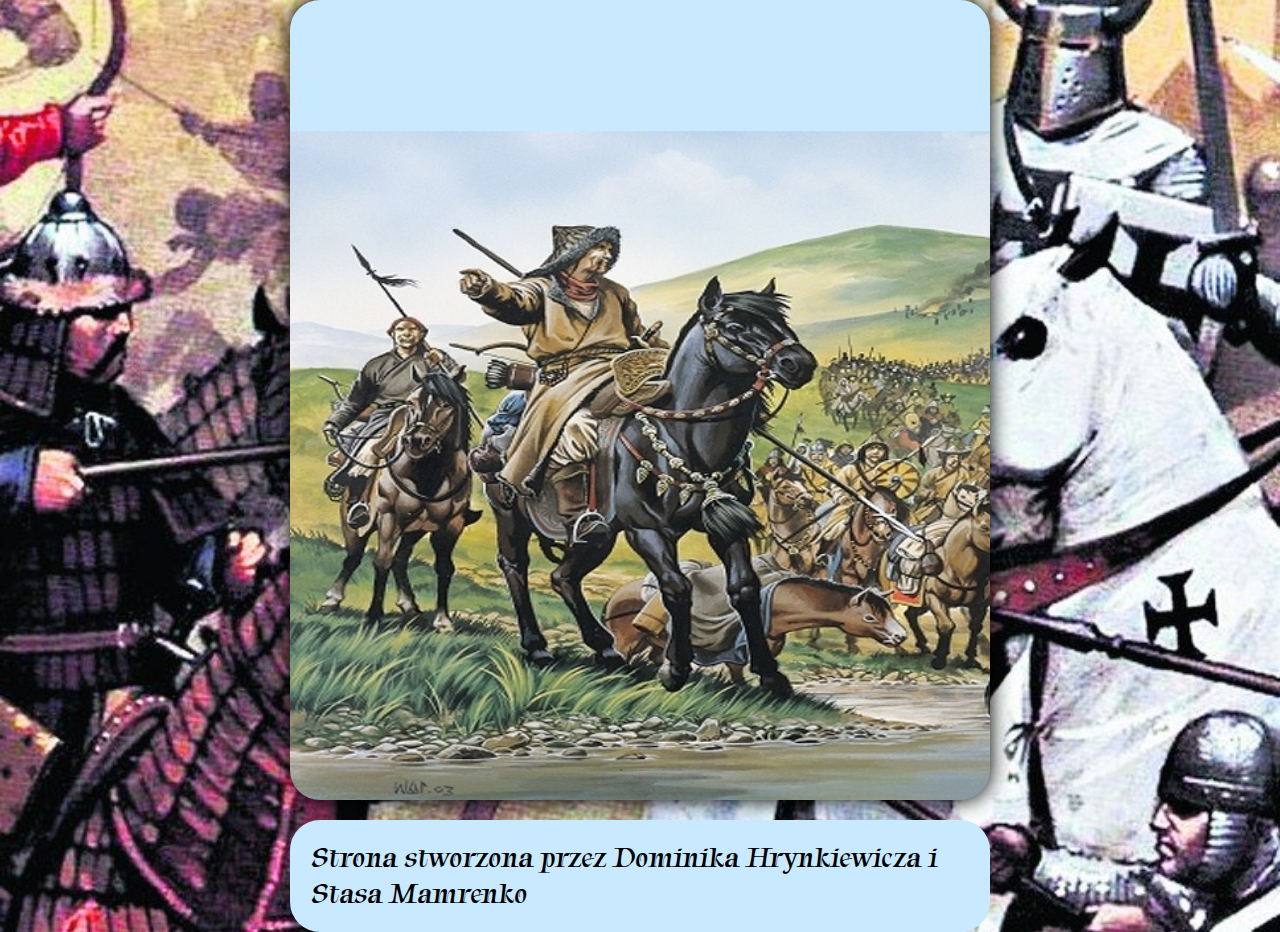
<file: index.html>
<!DOCTYPE html>
<html lang="pl-PL">

<head>
    <meta charset="UTF-8">
    <meta http-equiv="X-UA-Compatible" content="IE=edge">
    <meta name="viewport" content="width=device-width, initial-scale=1.0">
    <title>Historia Lapbook</title>
    <link rel="stylesheet" type="text/css" href="style.css">
    <link rel="preconnect" href="https://fonts.googleapis.com">
    <link rel="preconnect" href="https://fonts.gstatic.com" crossorigin>
    <link href="https://fonts.googleapis.com/css2?family=Tapestry&display=swap" rel="stylesheet">

</head>

<body>
    <article id="con_okl">
        <article id="okladka">
            <a href='lapbook.html' id="button">
                Najazdy Mongołow
            </a>
        </article>
        <article id="tworcy">Strona stworzona przez Dominika Hrynkiewicza i Stasa Mamrenko<article>
    </article>
</body>

</html>
</file>
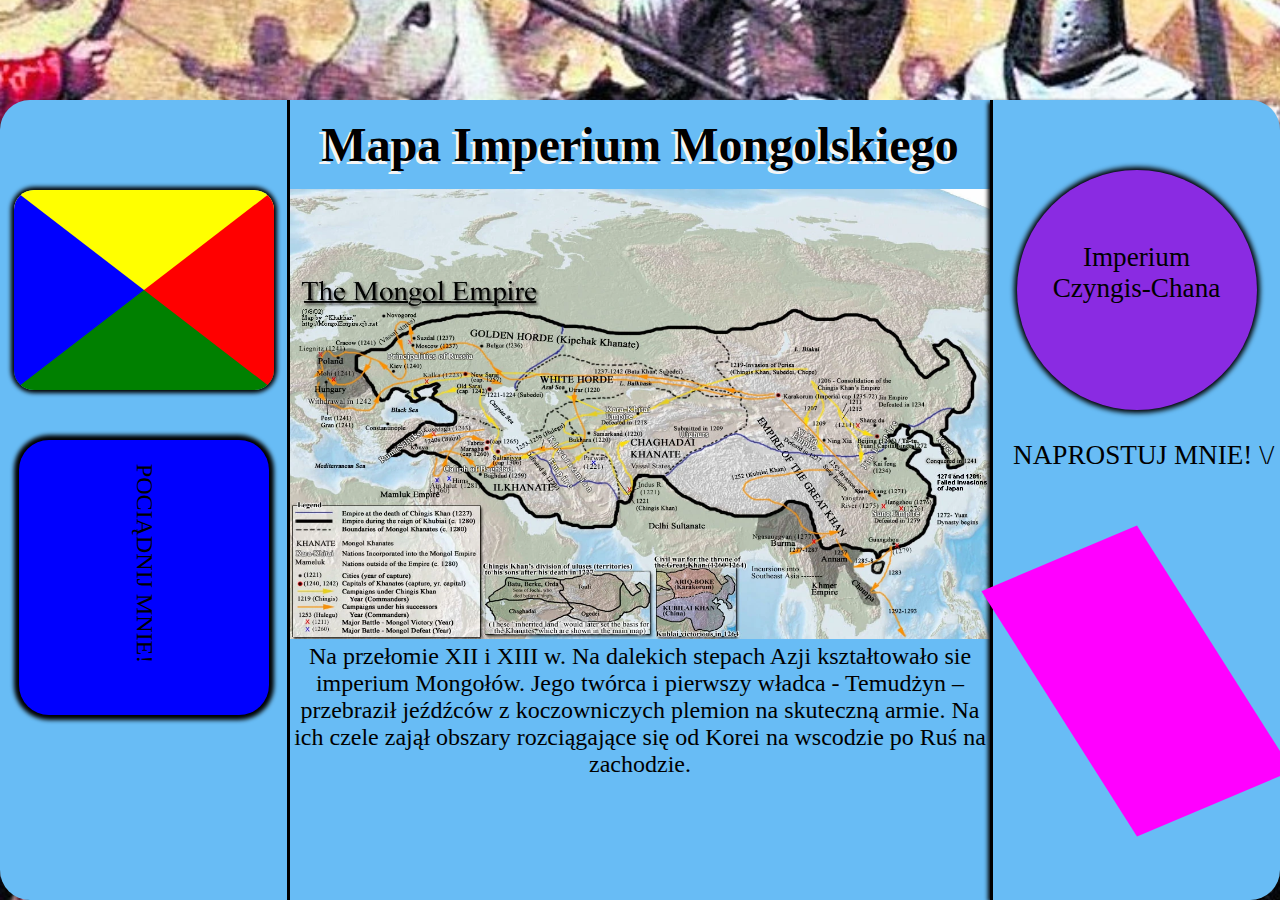
<file: lapbook.html>
<!DOCTYPE html>
<html lang="pl-PL">

<head>
    <meta charset="UTF-8">
    <meta http-equiv="X-UA-Compatible" content="IE=edge">
    <meta name="viewport" content="width=device-width, initial-scale=1.0">
    <title>Historia Lapbook</title>
    <link rel="stylesheet" type="text/css" href="style.css">

</head>

<body>
    <article id="container">
        <article id="side1">
            <article id="saszka">
                <a href="pod_1.html" id="link1">Zjednoczenie Mongołów</a>
                <article id="gej"></article>
            </article>
            <article id="big_paper">
                <p>POCIĄDNIJ MNIE!</p>
                <article id="paper"><a href="pod_2.html">Podboje Mongołów</a></article>
            </article>
        </article>
        <article id="side2">
            <h2>Mapa Imperium Mongolskiego</h2>
            <a href="images/mapa.jpg"><img src="images/mapa.jpg" alt="mapa" width="700px" height="450px"></a>
            <p>Na przełomie XII i XIII w. Na dalekich stepach Azji kształtowało sie imperium Mongołów. Jego twórca i pierwszy władca - Temudżyn – przebraził jeźdźców z koczowniczych plemion na skuteczną armie. Na ich czele zajął obszary rozciągające się
                od Korei na wscodzie po Ruś na zachodzie.</p>
        </article>
        <article id="side3">
            <article id="top_circle">
                <a href="pod_3.html">
                    <p>Imperium<br>Czyngis-Chana</p>
                </a>
            </article>
            <p id="nazwa">NAPROSTUJ MNIE! \/</p>
            <article id="giga">
                <a href="pod_4.html" id="gowno">
                    <p id="sus">Inwazja<br> na Europę</p>
                </a>
            </article>
        </article>
    </article>
</body>

</html>
</file>
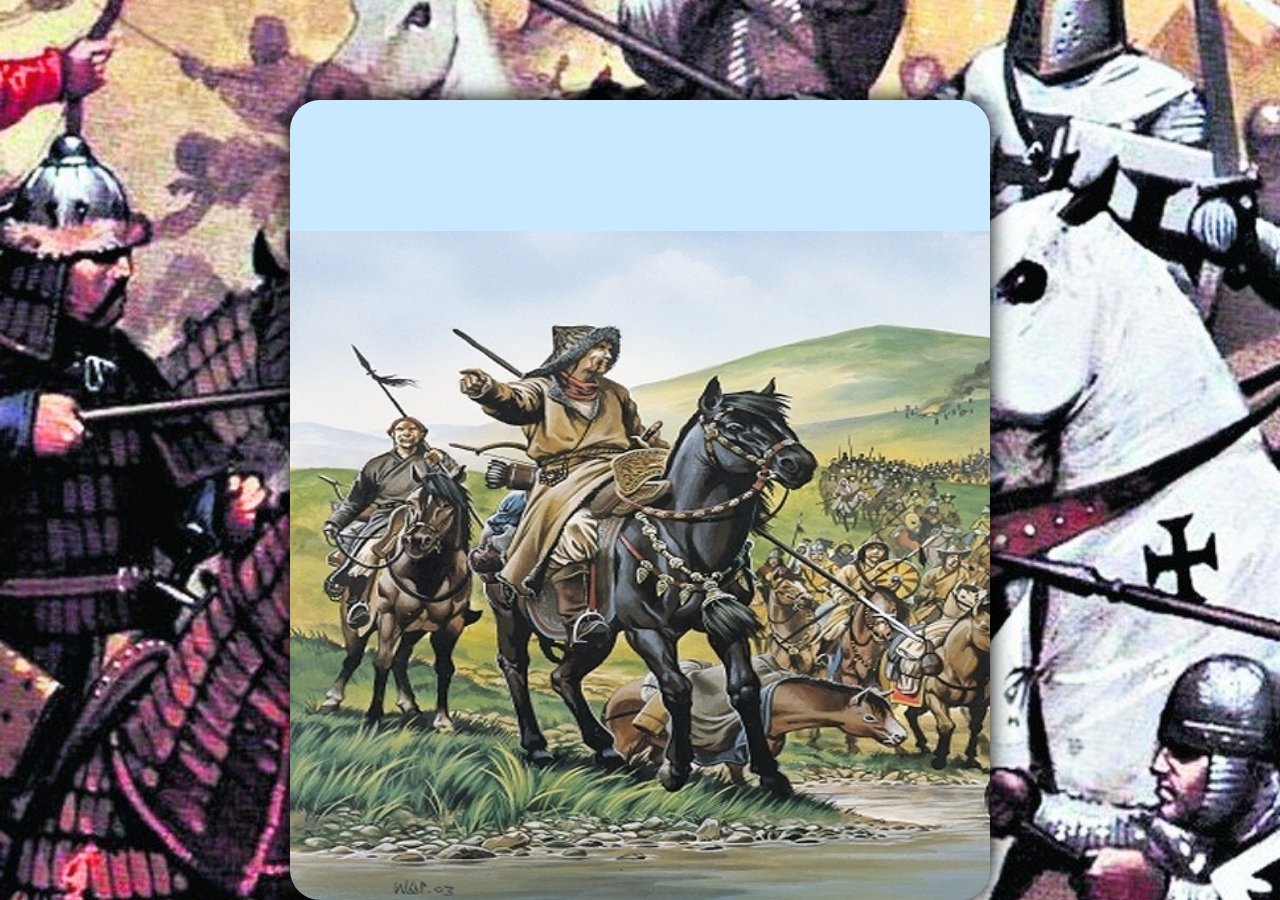
<file: main.html>
<!DOCTYPE html>
<html lang="pl-PL">

<head>
    <meta charset="UTF-8">
    <meta http-equiv="X-UA-Compatible" content="IE=edge">
    <meta name="viewport" content="width=device-width, initial-scale=1.0">
    <title>Historia Lapbook</title>
    <link rel="stylesheet" type="text/css" href="style.css">
    <link rel="preconnect" href="https://fonts.googleapis.com">
    <link rel="preconnect" href="https://fonts.gstatic.com" crossorigin>
    <link href="https://fonts.googleapis.com/css2?family=Tapestry&display=swap" rel="stylesheet">

</head>

<body>
    <article id="container">
        <article id="okladka">
            <a href='lapbook.html' id="button">
                <h1>Najazdy Mongołow</h1>
            </a>
        </article>
    </article>
</body>

</html>
</file>
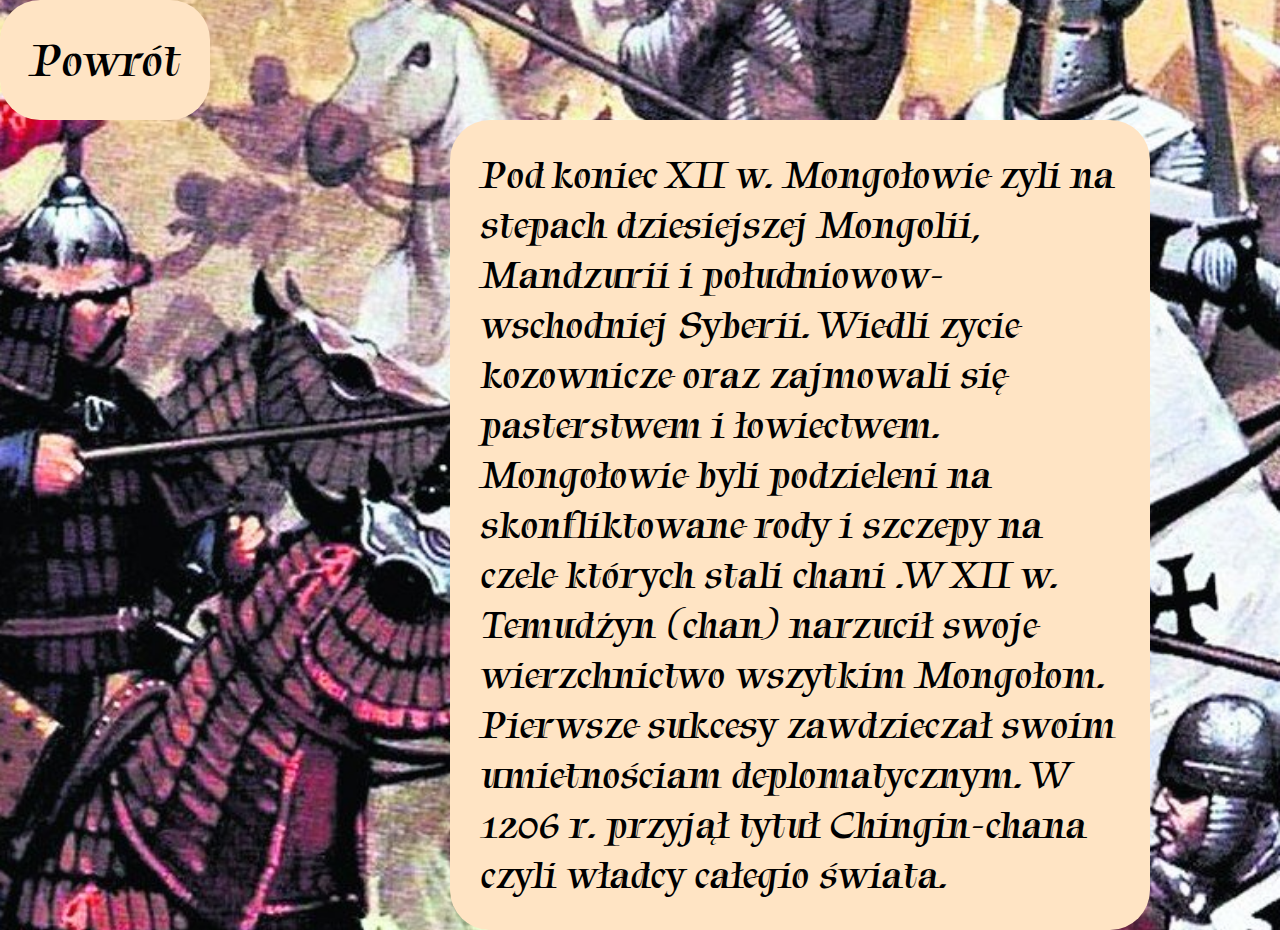
<file: pod_1.html>
<!DOCTYPE html>
<html lang="pl-PL">

<head>
    <meta charset="UTF-8">
    <meta http-equiv="X-UA-Compatible" content="IE=edge">
    <meta name="viewport" content="width=device-width, initial-scale=1.0">
    <title>Historia Lapbook</title>
    <link rel="stylesheet" href="style.css">
    <link rel="preconnect" href="https://fonts.googleapis.com">
    <link rel="preconnect" href="https://fonts.gstatic.com" crossorigin>
    <link href="https://fonts.googleapis.com/css2?family=Tapestry&display=swap" rel="stylesheet">
</head>

<body>
    <section class="content">
        <a href="lapbook.html">
            <p>Powrót</p>
        </a>
        <article>Pod koniec XII w. Mongołowie zyli na stepach dziesiejszej Mongolii, Mandzurii i południowow-wschodniej Syberii. Wiedli zycie kozownicze oraz zajmowali się pasterstwem i łowiectwem. Mongołowie byli podzieleni na skonfliktowane rody i szczepy na
            czele których stali chani .W XII w. Temudżyn (chan) narzucił swoje wierzchnictwo wszytkim Mongołom. Pierwsze sukcesy zawdzieczał swoim umietnościam deplomatycznym. W 1206 r. przyjął tytuł Chingin-chana czyli władcy całegio świata.
        </article>
    </section>
</body>

</html>
</file>
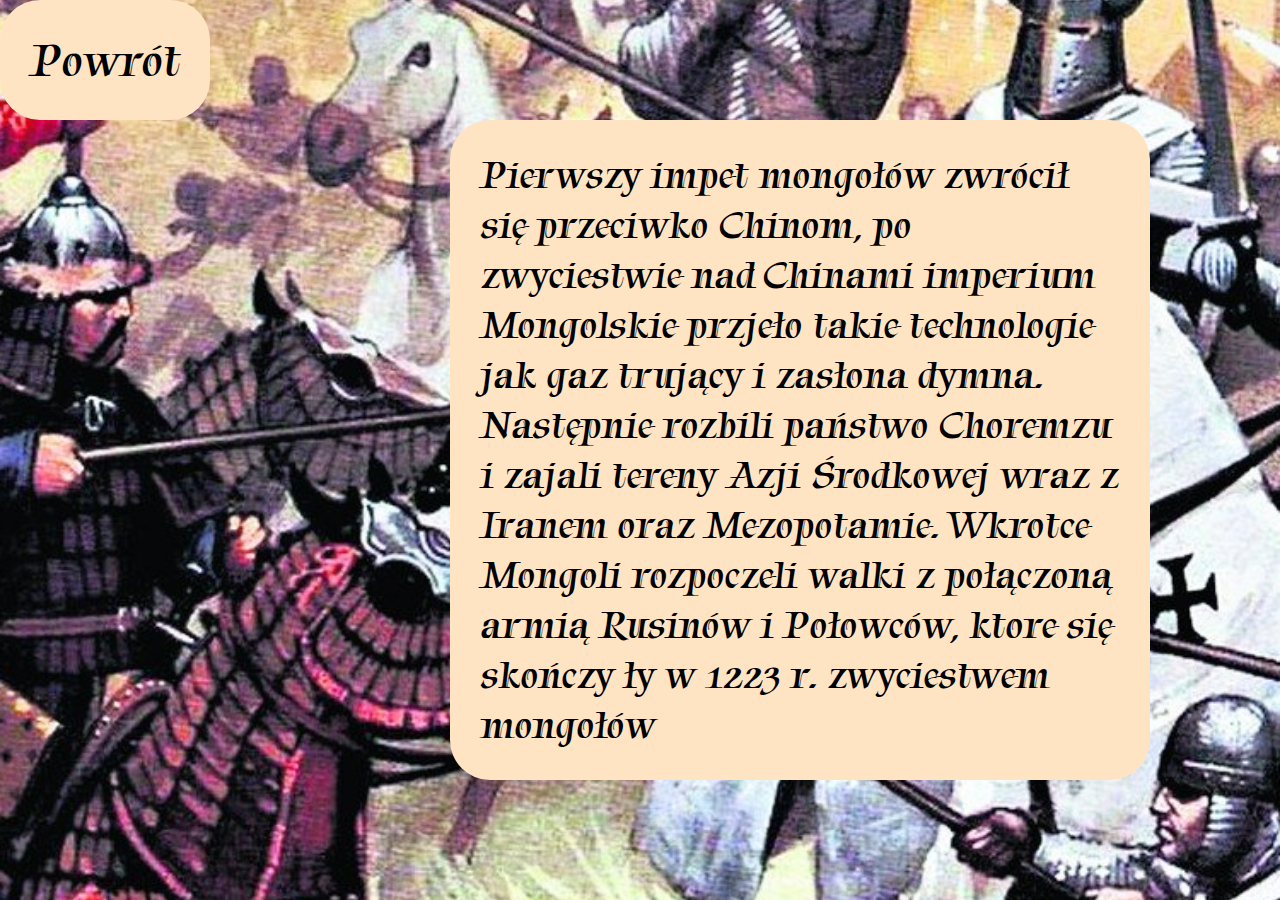
<file: pod_2.html>
<!DOCTYPE html>
<html lang="pl-PL">

<head>
    <meta charset="UTF-8">
    <meta http-equiv="X-UA-Compatible" content="IE=edge">
    <meta name="viewport" content="width=device-width, initial-scale=1.0">
    <title>Historia Lapbook</title>
    <link rel="stylesheet" href="style.css">
    <link rel="preconnect" href="https://fonts.googleapis.com">
    <link rel="preconnect" href="https://fonts.gstatic.com" crossorigin>
    <link href="https://fonts.googleapis.com/css2?family=Tapestry&display=swap" rel="stylesheet">
</head>

<body>
    <section class="content">
        <a href="lapbook.html">
            <p>Powrót</p>
        </a>
        <article>Pierwszy impet mongołów zwrócił się przeciwko Chinom, po zwyciestwie nad Chinami imperium Mongolskie przjeło takie technologie jak gaz trujący i zasłona dymna. Następnie rozbili państwo Choremzu i zajali tereny Azji Środkowej wraz z Iranem oraz
            Mezopotamie. Wkrotce Mongoli rozpoczeli walki z połączoną armią Rusinów i Połowców, ktore się skończy ły w 1223 r. zwyciestwem mongołów

        </article>
    </section>
</body>

</html>
</file>
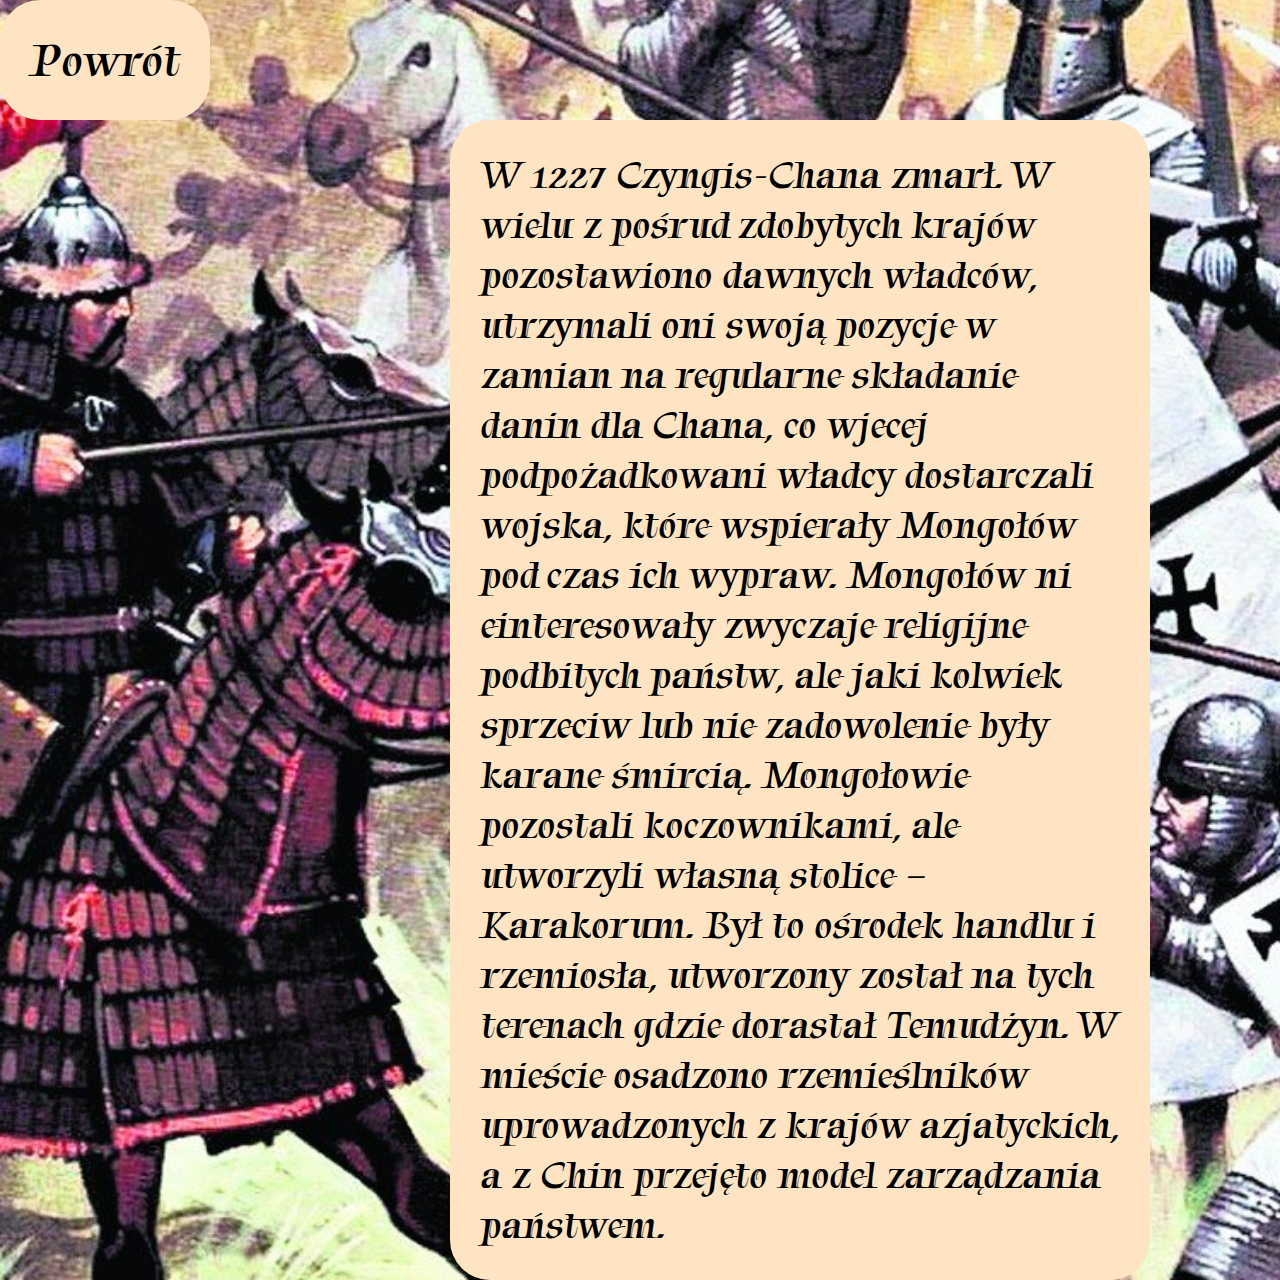
<file: pod_3.html>
<!DOCTYPE html>
<html lang="pl-PL">

<head>
    <meta charset="UTF-8">
    <meta http-equiv="X-UA-Compatible" content="IE=edge">
    <meta name="viewport" content="width=device-width, initial-scale=1.0">
    <title>Historia Lapbook</title>
    <link rel="stylesheet" href="style.css">
    <link rel="preconnect" href="https://fonts.googleapis.com">
    <link rel="preconnect" href="https://fonts.gstatic.com" crossorigin>
    <link href="https://fonts.googleapis.com/css2?family=Tapestry&display=swap" rel="stylesheet">
</head>

<body>
    <section class="content">
        <a href="lapbook.html">
            <p>Powrót</p>
        </a>
        <article>W 1227 Czyngis-Chana zmarł. W wielu z pośrud zdobytych krajów pozostawiono dawnych władców, utrzymali oni swoją pozycje w zamian na regularne składanie danin dla Chana, co wjecej podpożadkowani władcy dostarczali wojska, które wspierały Mongołów
            pod czas ich wypraw. Mongołów ni einteresowały zwyczaje religijne podbitych państw, ale jaki kolwiek sprzeciw lub nie zadowolenie były karane śmircią. Mongołowie pozostali koczownikami, ale utworzyli własną stolice – Karakorum. Był to ośrodek
            handlu i rzemiosła, utworzony został na tych terenach gdzie dorastał Temudżyn. W mieście osadzono rzemieślników uprowadzonych z krajów azjatyckich, a z Chin przejęto model zarządzania państwem.

        </article>
    </section>
</body>

</html>
</file>
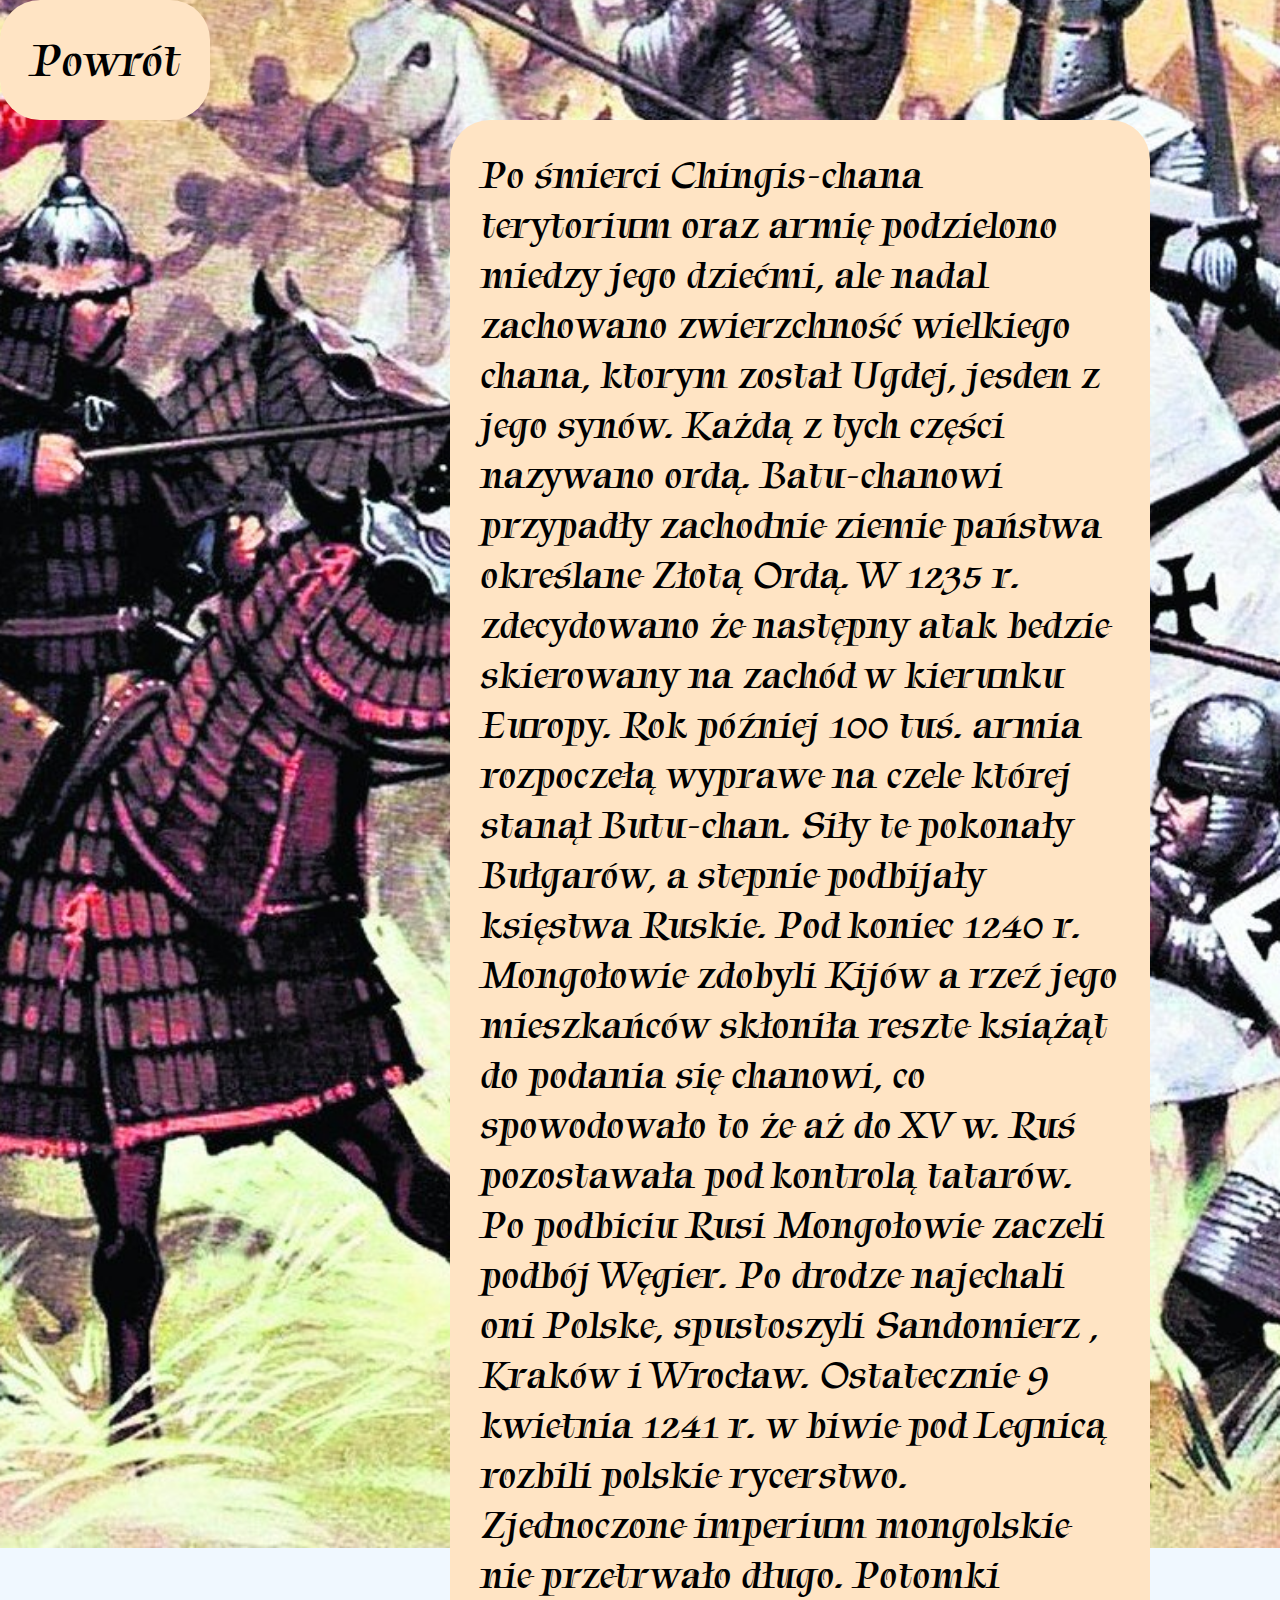
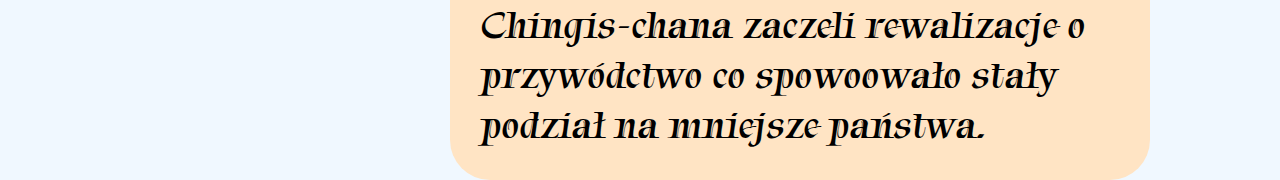
<file: pod_4.html>
<!DOCTYPE html>
<html lang="pl-PL">

<head>
    <meta charset="UTF-8">
    <meta http-equiv="X-UA-Compatible" content="IE=edge">
    <meta name="viewport" content="width=device-width, initial-scale=1.0">
    <title>Historia Lapbook</title>
    <link rel="stylesheet" href="style.css">
    <link rel="preconnect" href="https://fonts.googleapis.com">
    <link rel="preconnect" href="https://fonts.gstatic.com" crossorigin>
    <link href="https://fonts.googleapis.com/css2?family=Tapestry&display=swap" rel="stylesheet">
</head>

<body>
    <section class="content">
        <a href="lapbook.html">
            <p>Powrót</p>
        </a>
        <article>Po śmierci Chingis-chana terytorium oraz armię podzielono miedzy jego dziećmi, ale nadal zachowano zwierzchność wielkiego chana, ktorym został Ugdej, jesden z jego synów. Każdą z tych części nazywano ordą. Batu-chanowi przypadły zachodnie ziemie
            państwa określane Złotą Ordą. W 1235 r. zdecydowano że następny atak bedzie skierowany na zachód w kierunku Europy. Rok później 100 tuś. armia rozpoczełą wyprawe na czele której stanął Butu-chan. Siły te pokonały Bułgarów, a stepnie podbijały
            księstwa Ruskie. Pod koniec 1240 r. Mongołowie zdobyli Kijów a rzeź jego mieszkańców skłoniła reszte książąt do podania się chanowi, co spowodowało to że aż do XV w. Ruś pozostawała pod kontrolą tatarów. Po podbiciu Rusi Mongołowie zaczeli
            podbój Węgier. Po drodze najechali oni Polske, spustoszyli Sandomierz , Kraków i Wrocław. Ostatecznie 9 kwietnia 1241 r. w biwie pod Legnicą rozbili polskie rycerstwo. Zjednoczone imperium mongolskie nie przetrwało długo. Potomki Chingis-chana
            zaczeli rewalizacje o przywódctwo co spowoowało stały podział na mniejsze państwa.

        </article>
    </section>
</body>

</html>
</file>
<file: style.css>
* {
    margin: 0;
    padding: 0;
}

body {
    background-image: url(images/bg.jpg);
    background-size: 200%;
    background-position: center;
    background-repeat: no-repeat;
    background-color: aliceblue;
    font-family: 'Tapestry', cursive;
}


/* faza pierwsza */

a {
    color: black;
    text-decoration: none;
}

#container {
    width: 100vw;
    height: 80vh;
    display: flex;
    flex-direction: row;
    margin-left: auto;
    margin-right: auto;
    justify-content: center;
    padding-top: 100px;
    font-size: 16px;
}

#button {
    margin-top: 30px;
    font-size: 4rem;
    padding: 2%;
    border-radius: 25%;
    background-color: rgba(156, 247, 250, 0.7);
    text-decoration: none;
    animation: show 2s forwards;
    animation-delay: 3s;
    opacity: 0;
    display: block;
}

#okladka {
    width: 700px;
    height: 800px;
    border-radius: 30px;
    box-shadow: 0px 0px 20px 1px black;
    background-image: url('images/zdjecie.jpg');
    background-size: 170%;
    animation: show 3s;
    background-position: left bottom;
    background-repeat: no-repeat;
    background-color: rgb(200, 233, 255);
    flex-direction: column;
    align-items: center;
    text-align: center;
    display: table;
    margin: 0 auto;
}

#tworcy{
    display: table;
    margin: 0 auto;
    justify-content: center;
    margin-top: 20px;
    width:660px;
    height:max-content;
    font-size:1.8rem;
    padding:20px;
    border-radius:30px;
    background-color:rgb(200, 233, 255);
}

/* faza druga */

#side1 {
    width: 350px;
    height: 800px;
    background-color: rgb(104, 188, 245);
    border-radius: 30px 0 0 30px;
    position: relative;
    align-items: center;
    flex-direction: column;
    border-right: 3px solid black;
    animation: animacja2 2s cubic-bezier(.74, 0, .62, .72);
}

#saszka {
    margin-top: 70px;
    width: 260px;
    height: 200x;
    margin-left: auto;
    margin-right: auto;
    border-radius: 20px;
    text-align: center;
    font-size: 0px;
    transition: all 1s;
}

#saszka>a {
    text-decoration: none;
    color: black;
    display: block;
    padding: 10px;
}

#saszka:hover {
    background-color: blueviolet;
    font-size: 1.7rem;
    margin-left: auto;
    margin-right: auto;
    box-shadow: 0px 0px 4px 3px black;
}

#gej {
    margin-left: auto;
    margin-right: auto;
    width: 0;
    height: 0;
    border-left: 130px solid blue;
    border-right: 130px solid red;
    border-bottom: 100px solid green;
    border-top: 100px solid yellow;
    border-radius: 20px;
    transition: border-top 0.5s ease;
    box-shadow: 0px 0px 4px 3px black;
}

#gej:hover {
    border-top: 100px solid transparent;
    box-shadow: 0px 0px 0px 0px black;
}

#big_paper {
    margin: auto;
    margin-top: 50px;
    width: 250px;
    height: 275px;
    background-color: blue;
    border-radius: 30px;
    box-shadow: 0px 0px 4px 5px black;
}

#big_paper>p {
    text-align: center;
    transform: rotate(90deg);
    transform: translateY(110px) rotate(90deg);
    transition: all 1s;
    font-size: 1.5rem;
}

#paper {
    margin: auto;
    width: 190px;
    height: 275px;
    background-color: blue;
    opacity: 0;
    transition: all 1s;
    border-radius: 30px;
    box-shadow: 0px 0px 4px 5px black;
}

#paper>a {
    text-align: center;
    display: block;
    transform: translateY(260px);
    font-size: 2rem;
    background-color: rgba(156, 247, 250, 0.7);
    border-radius: 30px;
}

#big_paper:hover>p {
    opacity: 0;
    transform: translateX(10000px);
}

#paper:hover {
    transform: translateY(50px);
    height: 350px;
    opacity: 1;
}

#side2 {
    width: 700px;
    height: 800px;
    background-size: 100%;
    background-position: right bottom;
    background-repeat: no-repeat;
    background-color: rgb(104, 188, 245);
    display: flex;
    flex-direction: column;
    align-items: center;
    text-align: center;
}

h2 {
    font-size: 3rem;
    display: block;
    padding: 17px;
    text-shadow: -3px 3px whitesmoke;
}

#image {
    border-radius: 20px;
    border: 3px solid black;
    display: block;
}

#side2>p {
    font-size: 1.5rem;
}

#side3 {
    width: 350px;
    height: 800px;
    background-color: rgb(104, 188, 245);
    border-radius: 0 30px 30px 0;
    animation: animacja 2s cubic-bezier(.74, 0, .62, .72);
    border-left: 3px solid black;
    box-shadow: -2px 2px 4px black;
}

#top_circle {
    margin-top: 70px;
    margin-left: auto;
    margin-right: auto;
    width: 240px;
    height: 240px;
    border-radius: 50%;
    background-color: blueviolet;
    display: flex;
    flex-direction: column;
    align-items: center;
    text-align: center;
    box-shadow: 0px 0px 5px 3px black;
}

#top_circle>a>p {
    display: block;
    margin-top: 72px;
    font-size: 1.7rem;
    animation: rotation 5s infinite;
}

#nazwa {
    font-size: 1.7rem;
    margin-top: 30px;
    margin-left: 20px;
}

#giga {
    margin-top: 100px;
    width: 220px;
    margin-left: auto;
    margin-right: auto;
    height: 220px;
    background-color: fuchsia;
    transition: all 2s ease;
    transform: skew(0deg, 30deg) rotate(45deg);
}

#gowno {
    font-size: 2.1rem;
    display: block;
    margin-left: 30px;
    transform: translateY(60px);
    display: none;
}

#giga:hover>#gowno {
    display: block;
}

#giga:hover {
    transform: skew(0deg, 0deg) rotate(0deg);
}


/* podstrony */

.content {
    width: 100vh;
    height: 100vh;
    display: flex;
    flex-direction: column;
}

.content>a {
    font-size: 3rem;
    background-color: bisque;
    padding: 30px;
    border-radius: 40px;
    width: max-content;
}

.content>article {
    margin-left: 50%;
    height: max-content;
    font-size: 2.5rem;
    width: 50vw;
    background-color: bisque;
    padding: 30px;
    margin-bottom: 300px;
    border-radius: 40px;
}


/* animacje */

@keyframes animacja {
    0% {
        transform: translateX(-350px);
    }
    100% {
        transform: translateX(0);
    }
}

@keyframes animacja2 {
    0% {
        transform: translateX(350px);
    }
    100% {
        transform: translateX(0);
    }
}

@keyframes koperta {
    0% {}
    100% {
        width: 40px;
        height: 300px;
    }
}

@keyframes show {
    0% {
        opacity: 0;
    }
    100% {
        opacity: 1;
    }
}

@keyframes rotation {
    0% {
        transform: rotate(0deg);
    }
    100% {
        transform: rotate(360deg);
    }
}
</file>
